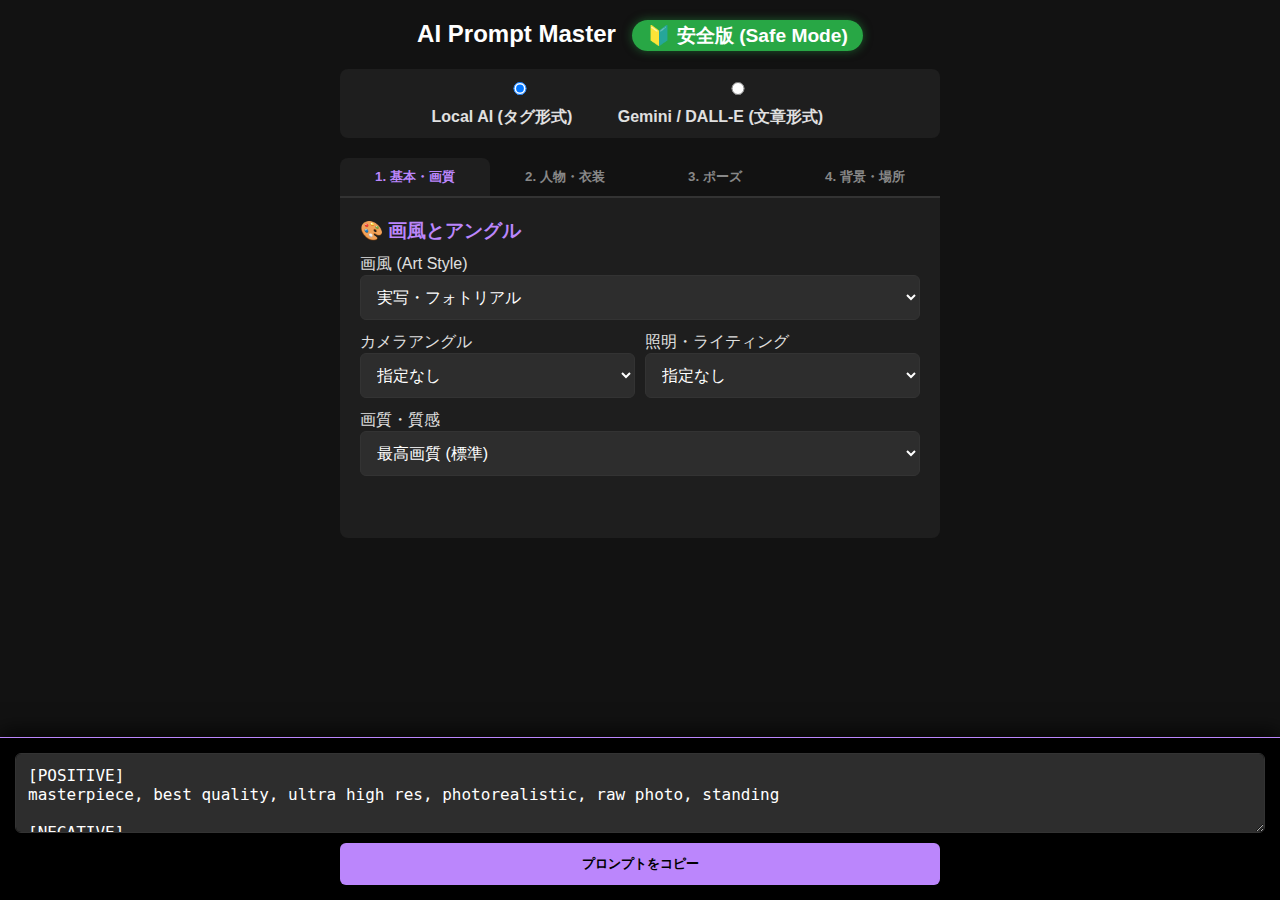
<file: index.html>
<!DOCTYPE html>
<html lang="ja">
<head>
    <meta charset="UTF-8">
    <meta name="viewport" content="width=device-width, initial-scale=1.0">
    <title>AI Prompt Master (安全版)</title>
    <link rel="stylesheet" href="style.css">
    <style>
        /* 安全版専用のデザイン調整 */
        .safe-badge {
            background-color: #28a745;
            color: white;
            padding: 5px 15px;
            border-radius: 20px;
            font-size: 0.8em;
            vertical-align: middle;
            margin-left: 10px;
            box-shadow: 0 0 10px rgba(40, 167, 69, 0.5);
        }
        header h1 { color: #fff; }
        .mode-switch label { font-weight: bold; }
    </style>
</head>
<body>

    <div class="container">
        <header>
            <h1>AI Prompt Master <span class="safe-badge">🔰 安全版 (Safe Mode)</span></h1>
            <div class="mode-switch">
                <label><input type="radio" name="aiMode" value="local" checked> Local AI (タグ形式)</label>
                <label><input type="radio" name="aiMode" value="gemini"> Gemini / DALL-E (文章形式)</label>
            </div>
        </header>

        <div class="tab-menu">
            <button class="tab-btn active" data-tab="tab-base">1. 基本・画質</button>
            <button class="tab-btn" data-tab="tab-char">2. 人物・衣装</button>
            <button class="tab-btn" data-tab="tab-pose">3. ポーズ</button>
            <button class="tab-btn" data-tab="tab-bg">4. 背景・場所</button>
        </div>

        <div id="tab-base" class="tab-content active">
            <h3>🎨 画風とアングル</h3>
            <label>画風 (Art Style)</label><select id="artStyle"></select>
            <div class="grid-2">
                <div><label>カメラアングル</label><select id="camera"></select></div>
                <div><label>照明・ライティング</label><select id="lighting"></select></div>
            </div>
            <label>画質・質感</label><select id="quality"></select>
        </div>

        <div id="tab-char" class="tab-content">
            <h3>🦸 人物と衣装の設定</h3>
            <label>ベースの人物</label><select id="charBase"></select>
            
            <div class="grid-2">
                <div><label>髪型</label><select id="charHair"></select></div>
                <div><label style="color:#bb86fc;">顔プリセット (一括)</label><select id="facePresetSelect"></select></div>
            </div>

            <div style="background:#252525; padding:10px; border-radius:8px; margin-bottom:15px; border:1px solid #444;">
                <label style="font-size:0.8em; color:#888;">顔の微調整 (詳細)</label>
                <div class="grid-2">
                    <div><select id="faceEye"></select></div>
                    <div><select id="faceMouth"></select></div>
                    <div><select id="faceShape"></select></div>
                    <div><select id="faceSkin"></select></div>
                </div>
            </div>

            <div class="grid-2">
                <div><label>体型</label><select id="charBody"></select></div>
                <div><label>胸のサイズ</label><select id="charBust"></select></div>
            </div>
            
            <label style="margin-top:10px;">人物の自由記述 (任意)</label>
            <textarea id="charDesc" placeholder="例: 赤いリボン, 泣きぼくろ, 銀のアクセサリー..." style="height:60px;"></textarea>

            <h3 style="margin-top:20px; border-top:1px solid #333; padding-top:15px;">👗 衣装設定 (Safe)</h3>
            <div class="grid-2">
                <div><label>衣装を選択</label><select id="outfitSelect"></select></div>
                <div><label>着こなし・密着度</label><select id="outfitFit"></select></div>
            </div>
            <label>衣装の自由記述 (任意)</label>
            <textarea id="outfitDesc" placeholder="例: ダメージジーンズ, 前を開けたジャケット..." style="height:60px;"></textarea>
            
            <div id="negativeSection">
                <label style="margin-top:15px; color:#ff6b6b; display:block; border-top:1px solid #333; padding-top:10px;">⛔ ネガティブプロンプト (Localのみ)</label>
                <textarea id="negDesc" placeholder="例: 眼鏡, 髭, モノクロ..."></textarea>
            </div>
        </div>

        <div id="tab-pose" class="tab-content">
            <h3>🧘 ポーズとアクション</h3>
            <div class="grid-2">
                <div><label>基本ポーズ</label><select id="basePose"></select></div>
                <div><label style="color:#bb86fc;">体の向き</label><select id="facing"></select></div>
            </div>
            <label>足のポーズ</label><select id="legPose"></select>
            <div class="grid-2">
                <div><label>右手</label><select id="rightHand"></select></div>
                <div><label>左手</label><select id="leftHand"></select></div>
            </div>
        </div>

        <div id="tab-bg" class="tab-content">
            <h3>🪑 背景と場所</h3>
            <label style="color:#bb86fc;">場所を選択</label><select id="location"></select>
            
            <div class="grid-2" style="margin-top:10px;">
                <div><label>家具・オブジェクト</label><select id="objType"></select></div>
                <div><label>家具の詳細 (素材等)</label><input type="text" id="objDetail" placeholder="例: 革製の..."></div>
            </div>
            <label>背景の自由記述 (詳細)</label>
            <textarea id="bgDesc" placeholder="例: 高級な寝室, 温泉..."></textarea>
        </div>

        <div class="output-area">
            <textarea id="finalPrompt" readonly placeholder="ここにプロンプトが生成されます..."></textarea>
            <button id="copyBtn">プロンプトをコピー</button>
        </div>
    </div>

    <script src="js/data.js"></script>
    <script src="js/script.js"></script>
</body>
</html>
</file>
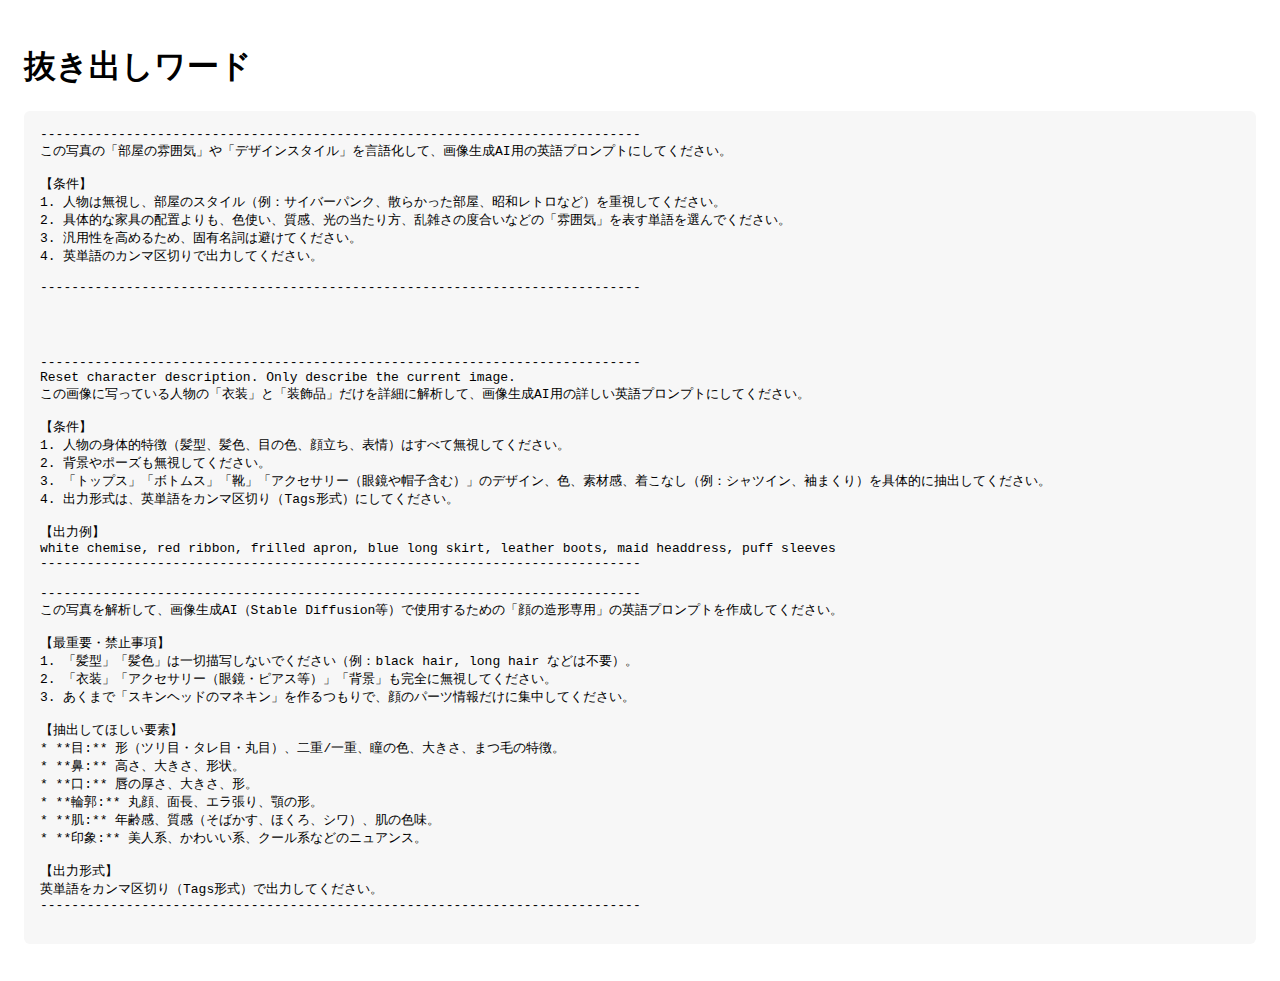
<file: extracted-words.html>
<!doctype html>
<html lang="ja">
<head>
  <meta charset="utf-8">
  <title>抜き出しワード</title>
  <meta name="viewport" content="width=device-width,initial-scale=1">
  <style>
    body { font-family: system-ui, -apple-system, "Hiragino Kaku Gothic ProN", "メイリオ", sans-serif; padding: 1rem; }
    pre { white-space: pre-wrap; word-break: break-word; background:#f7f7f7; padding:1rem; border-radius:6px; }
  </style>
</head>
<body>
  <h1>抜き出しワード</h1>
  <pre>
-----------------------------------------------------------------------------
この写真の「部屋の雰囲気」や「デザインスタイル」を言語化して、画像生成AI用の英語プロンプトにしてください。

【条件】
1. 人物は無視し、部屋のスタイル（例：サイバーパンク、散らかった部屋、昭和レトロなど）を重視してください。
2. 具体的な家具の配置よりも、色使い、質感、光の当たり方、乱雑さの度合いなどの「雰囲気」を表す単語を選んでください。
3. 汎用性を高めるため、固有名詞は避けてください。
4. 英単語のカンマ区切りで出力してください。

-----------------------------------------------------------------------------




-----------------------------------------------------------------------------
Reset character description. Only describe the current image.
この画像に写っている人物の「衣装」と「装飾品」だけを詳細に解析して、画像生成AI用の詳しい英語プロンプトにしてください。

【条件】
1. 人物の身体的特徴（髪型、髪色、目の色、顔立ち、表情）はすべて無視してください。
2. 背景やポーズも無視してください。
3. 「トップス」「ボトムス」「靴」「アクセサリー（眼鏡や帽子含む）」のデザイン、色、素材感、着こなし（例：シャツイン、袖まくり）を具体的に抽出してください。
4. 出力形式は、英単語をカンマ区切り（Tags形式）にしてください。

【出力例】
white chemise, red ribbon, frilled apron, blue long skirt, leather boots, maid headdress, puff sleeves
-----------------------------------------------------------------------------

-----------------------------------------------------------------------------
この写真を解析して、画像生成AI（Stable Diffusion等）で使用するための「顔の造形専用」の英語プロンプトを作成してください。

【最重要・禁止事項】
1. 「髪型」「髪色」は一切描写しないでください（例：black hair, long hair などは不要）。
2. 「衣装」「アクセサリー（眼鏡・ピアス等）」「背景」も完全に無視してください。
3. あくまで「スキンヘッドのマネキン」を作るつもりで、顔のパーツ情報だけに集中してください。

【抽出してほしい要素】
* **目:** 形（ツリ目・タレ目・丸目）、二重/一重、瞳の色、大きさ、まつ毛の特徴。
* **鼻:** 高さ、大きさ、形状。
* **口:** 唇の厚さ、大きさ、形。
* **輪郭:** 丸顔、面長、エラ張り、顎の形。
* **肌:** 年齢感、質感（そばかす、ほくろ、シワ）、肌の色味。
* **印象:** 美人系、かわいい系、クール系などのニュアンス。

【出力形式】
英単語をカンマ区切り（Tags形式）で出力してください。
-----------------------------------------------------------------------------
  </pre>
</body>
</html>
</file>
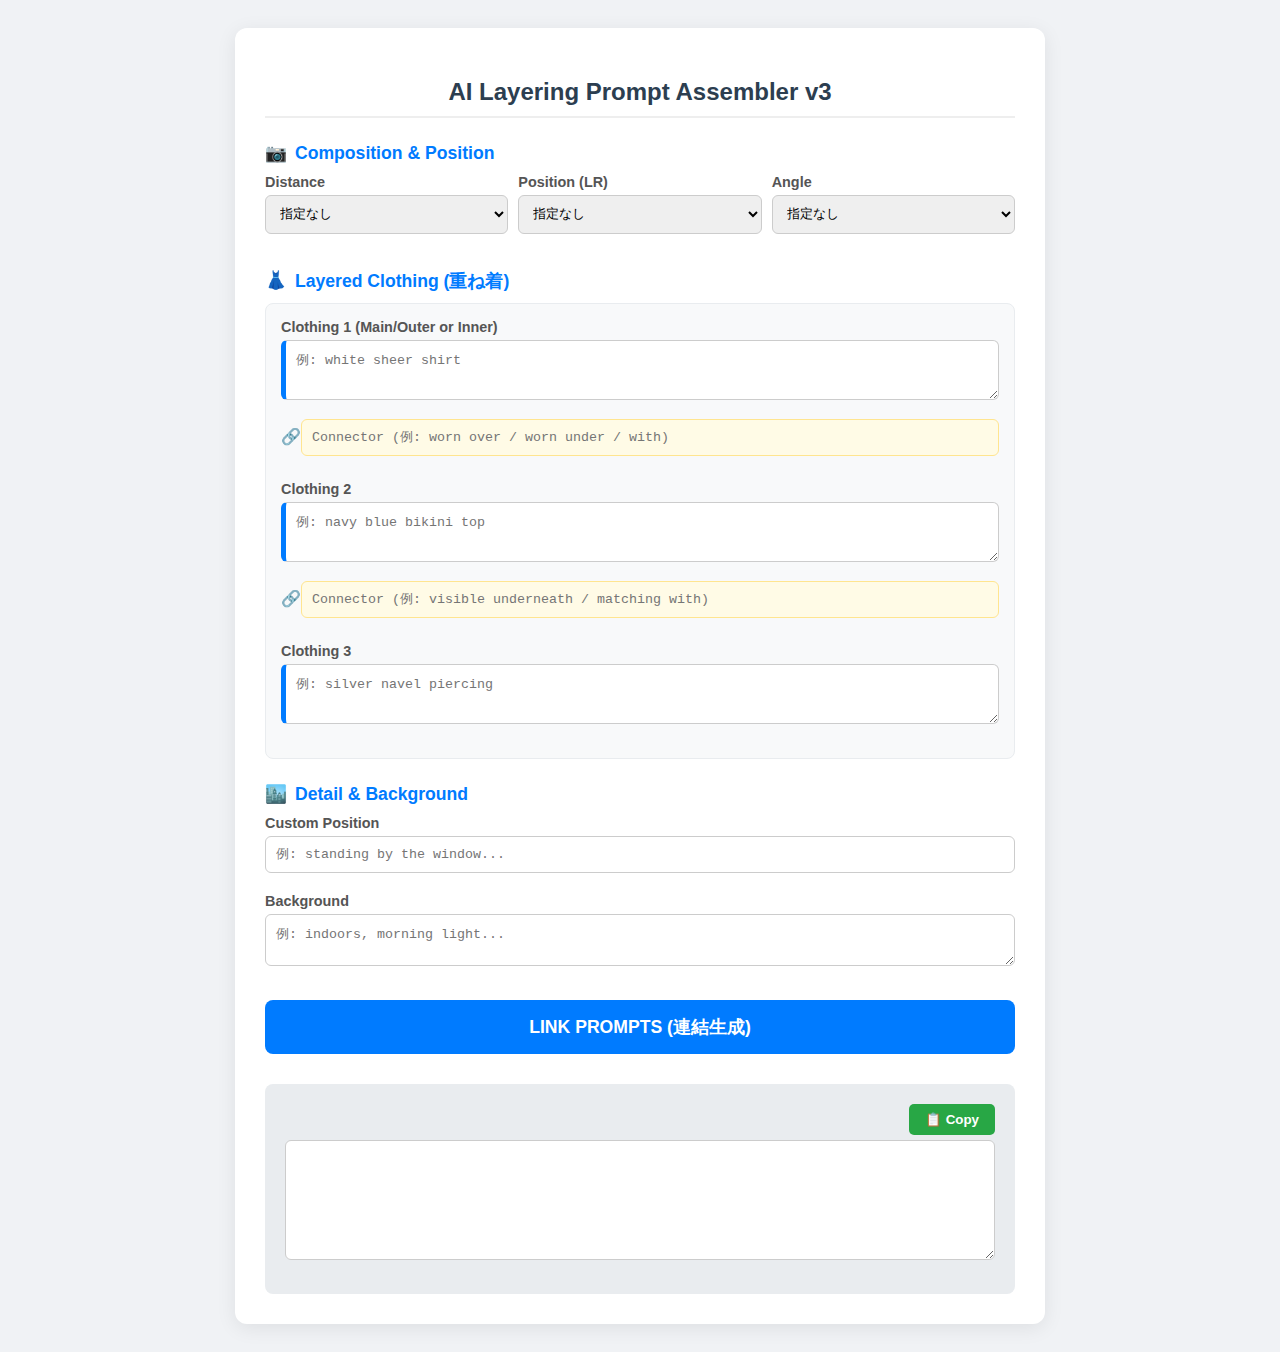
<file: PromptMaker2.html>
<!DOCTYPE html>
<html lang="ja">
<head>
    <meta charset="UTF-8">
    <meta name="viewport" content="width=device-width, initial-scale=1.0">
    <title>AI Layering Prompt Assembler v3.0</title>
    <style>
        body {
            font-family: "Segoe UI", Roboto, "Helvetica Neue", Arial, sans-serif;
            background-color: #f0f2f5;
            color: #333;
            display: flex;
            justify-content: center;
            padding: 20px;
        }
        .container {
            background-color: #fff;
            padding: 30px;
            border-radius: 12px;
            box-shadow: 0 4px 20px rgba(0,0,0,0.08);
            width: 100%;
            max-width: 750px;
        }
        h2 {
            text-align: center;
            color: #2c3e50;
            margin-bottom: 20px;
            border-bottom: 2px solid #eee;
            padding-bottom: 10px;
        }
        .section-title {
            font-size: 1.1em;
            font-weight: bold;
            color: #007bff;
            margin-top: 25px;
            margin-bottom: 10px;
            display: flex;
            align-items: center;
        }
        .section-title span { margin-right: 8px; }
        
        label { display: block; margin-bottom: 5px; font-weight: 600; font-size: 0.9em; color: #555; }
        
        /* 共通スタイル */
        textarea, select, input[type="text"] {
            width: 100%;
            padding: 10px;
            border: 1px solid #ccc;
            border-radius: 6px;
            font-family: monospace;
            box-sizing: border-box;
            margin-bottom: 10px;
        }
        
        /* 衣装レイヤーエリアのスタイル */
        .layer-container {
            background-color: #f8f9fa;
            padding: 15px;
            border-radius: 8px;
            border: 1px solid #e9ecef;
        }
        .clothing-box {
            margin-bottom: 5px;
        }
        .clothing-box textarea {
            height: 60px; /* 少し高さを抑えめに */
            border-left: 5px solid #007bff; /* 視覚的に衣装だとわかるように */
        }
        .connector-box {
            margin: 5px 0 15px 0;
            padding-left: 20px; /* インデント */
            position: relative;
        }
        .connector-box::before {
            content: "🔗"; /* アイコン */
            position: absolute;
            left: 0;
            top: 8px;
        }
        .connector-box input {
            background-color: #fffbe6; /* 薄い黄色で接続詞だとわかりやすく */
            border-color: #ffe58f;
        }

        /* 構図エリアのグリッド */
        .controls-grid {
            display: grid;
            grid-template-columns: 1fr 1fr 1fr;
            gap: 10px;
            margin-bottom: 10px;
        }

        /* ボタン類 */
        button#generateBtn {
            width: 100%;
            padding: 15px;
            background-color: #007bff;
            color: white;
            border: none;
            border-radius: 8px;
            font-size: 1.1em;
            font-weight: bold;
            cursor: pointer;
            margin-top: 20px;
            transition: background-color 0.2s;
        }
        button#generateBtn:hover { background-color: #0056b3; }
        
        .output-group {
            background-color: #e9ecef;
            padding: 20px;
            border-radius: 8px;
            margin-top: 30px;
        }
        .copy-btn-container { display: flex; justify-content: flex-end; margin-bottom: 5px; }
        button#copyBtn {
            padding: 8px 16px; background-color: #28a745; color: white; border: none; border-radius: 5px; cursor: pointer; font-weight: bold;
        }
        button#copyBtn:hover { background-color: #218838; }
        #finalPrompt { height: 120px; background-color: #fff; }
    </style>
</head>
<body>

<div class="container">
    <h2>AI Layering Prompt Assembler v3</h2>

    <div class="section-title"><span>📷</span> Composition & Position</div>
    <div class="controls-grid">
        <div>
            <label>Distance</label>
            <select id="shotType">
                <option value="">指定なし</option>
                <option value="extreme close-up">Extreme Close-up</option>
                <option value="close-up">Close-up</option>
                <option value="upper body">Upper Body</option>
                <option value="cowboy shot">Cowboy Shot</option>
                <option value="full body">Full Body</option>
                <option value="wide angle shot">Wide Angle</option>
            </select>
        </div>
        <div>
            <label>Position (LR)</label>
            <select id="hPosition">
                <option value="">指定なし</option>
                <option value="centered">Centered</option>
                <option value="standing on the right">On the Right</option>
                <option value="standing on the left">On the Left</option>
            </select>
        </div>
        <div>
            <label>Angle</label>
            <select id="camAngle">
                <option value="">指定なし</option>
                <option value="eye level">Eye Level</option>
                <option value="low angle">Low Angle</option>
                <option value="high angle">High Angle</option>
                <option value="from above">From Above</option>
            </select>
        </div>
    </div>

    <div class="section-title"><span>👗</span> Layered Clothing (重ね着)</div>
    <div class="layer-container">
        
        <div class="clothing-box">
            <label>Clothing 1 (Main/Outer or Inner)</label>
            <textarea id="cloth1" placeholder="例: white sheer shirt"></textarea>
        </div>

        <div class="connector-box">
            <input type="text" id="conn1" placeholder="Connector (例: worn over / worn under / with)">
        </div>

        <div class="clothing-box">
            <label>Clothing 2</label>
            <textarea id="cloth2" placeholder="例: navy blue bikini top"></textarea>
        </div>

        <div class="connector-box">
            <input type="text" id="conn2" placeholder="Connector (例: visible underneath / matching with)">
        </div>

        <div class="clothing-box">
            <label>Clothing 3</label>
            <textarea id="cloth3" placeholder="例: silver navel piercing"></textarea>
        </div>

    </div>

    <div class="section-title"><span>🏙️</span> Detail & Background</div>
    <label>Custom Position</label>
    <input type="text" id="customPosInput" placeholder="例: standing by the window...">
    
    <label style="margin-top:10px;">Background</label>
    <textarea id="backgroundInput" placeholder="例: indoors, morning light..."></textarea>

    <button id="generateBtn">LINK PROMPTS (連結生成)</button>

    <div class="output-group">
        <div class="copy-btn-container">
            <button id="copyBtn">📋 Copy</button>
        </div>
        <textarea id="finalPrompt" readonly></textarea>
    </div>

</div>

<script>
    const generateBtn = document.getElementById('generateBtn');
    const finalPromptOutput = document.getElementById('finalPrompt');
    const copyBtn = document.getElementById('copyBtn');

    function generateCombinedPrompt() {
        let parts = [];

        // 1. 構図・位置
        const shot = document.getElementById('shotType').value;
        const pos = document.getElementById('hPosition').value;
        const angle = document.getElementById('camAngle').value;
        if (shot) parts.push(shot);
        if (angle) parts.push(angle);
        if (pos) parts.push(pos);

        // 2. 衣装レイヤーの構築 (スペースで繋ぐ)
        let clothingParts = [];
        
        const c1 = document.getElementById('cloth1').value.trim();
        const conn1 = document.getElementById('conn1').value.trim();
        const c2 = document.getElementById('cloth2').value.trim();
        const conn2 = document.getElementById('conn2').value.trim();
        const c3 = document.getElementById('cloth3').value.trim();

        // ロジック: 値がある場合のみ追加する
        if (c1) clothingParts.push(c1);
        
        // 衣装1と衣装2がある場合、その間に接続詞を入れる
        if (c2) {
            if (conn1) clothingParts.push(conn1); // 接続詞があれば追加
            clothingParts.push(c2);
        }

        // 衣装2(または1)と衣装3がある場合
        if (c3) {
            // 直前の要素が接続詞で終わっていないかチェックは省略(ユーザー入力依存)
            // 接続詞2があれば追加
            if (conn2) clothingParts.push(conn2);
            clothingParts.push(c3);
        }

        // 衣装ブロックを結合（スペース区切り）して、メインの配列に追加
        if (clothingParts.length > 0) {
            parts.push(clothingParts.join(' ')); 
        }

        // 3. 詳細位置・背景
        const customPos = document.getElementById('customPosInput').value.trim();
        const bg = document.getElementById('backgroundInput').value.trim();
        if (customPos) parts.push(customPos);
        if (bg) parts.push(bg);

        // 最終結合 (カンマ区切り)
        finalPromptOutput.value = parts.join(', ');
    }

    // コピー機能
    function copyToClipboard() {
        if (!finalPromptOutput.value) return;
        finalPromptOutput.select();
        finalPromptOutput.setSelectionRange(0, 99999);
        navigator.clipboard.writeText(finalPromptOutput.value)
            .then(() => {
                const originalText = copyBtn.innerText;
                copyBtn.innerText = '✅ Copied!';
                setTimeout(() => copyBtn.innerText = originalText, 1500);
            })
            .catch(err => alert('コピー失敗'));
    }

    generateBtn.addEventListener('click', generateCombinedPrompt);
    copyBtn.addEventListener('click', copyToClipboard);
</script>

</body>
</html>
</file>
<file: style.css>
:root {
    --primary: #bb86fc; /* アクセントカラー（紫系） */
    --bg: #121212;
    --surface: #1e1e1e;
    --text: #e0e0e0;
    --border: #333;
}

body {
    background-color: var(--bg);
    color: var(--text);
    font-family: "Segoe UI", Roboto, Helvetica, Arial, sans-serif;
    margin: 0;
    padding: 20px;
    padding-bottom: 150px; /* 出力エリアの分空ける */
}

.container { max-width: 600px; margin: 0 auto; }
h1, h3 { margin: 0 0 10px 0; color: var(--primary); }
h1 { font-size: 1.5rem; text-align: center; margin-bottom: 20px; }

/* フォーム部品 */
select, input, textarea {
    width: 100%; padding: 12px; background: #2d2d2d;
    border: 1px solid var(--border); color: #fff;
    border-radius: 6px; box-sizing: border-box; margin-bottom: 12px;
    font-size: 16px;
}
textarea { resize: vertical; min-height: 80px; }
.grid-2 { display: grid; grid-template-columns: 1fr 1fr; gap: 10px; }

/* モード切替 */
.mode-switch {
    display: flex; justify-content: center; gap: 20px;
    background: var(--surface); padding: 10px; border-radius: 8px; margin-bottom: 20px;
}

/* タブメニュー */
.tab-menu { display: flex; border-bottom: 2px solid #333; }
.tab-btn {
    flex: 1; padding: 10px 5px; background: transparent; color: #888;
    border: none; cursor: pointer; font-weight: bold;
    border-radius: 8px 8px 0 0; transition: 0.3s;
}
.tab-btn.active { background: var(--surface); color: var(--primary); }

/* タブコンテンツ */
.tab-content {
    display: none; background: var(--surface); padding: 20px;
    border-radius: 0 0 8px 8px; min-height: 300px;
}
.tab-content.active { display: block; animation: fadeIn 0.3s; }
@keyframes fadeIn { from { opacity: 0; } to { opacity: 1; } }

/* 出力エリア */
.output-area {
    position: fixed; bottom: 0; left: 0; right: 0;
    background: #000; padding: 15px; border-top: 1px solid var(--primary);
    box-shadow: 0 -5px 20px rgba(0,0,0,0.8); z-index: 100;
    display: flex; flex-direction: column; align-items: center;
}
#finalPrompt { height: 60px; margin-bottom: 10px; font-family: monospace; }
button#copyBtn {
    background: var(--primary); color: #000; font-weight: bold; border: none;
    padding: 12px; border-radius: 6px; width: 100%; max-width: 600px; cursor: pointer;
}
.hidden { display: none !important; }
</file>
